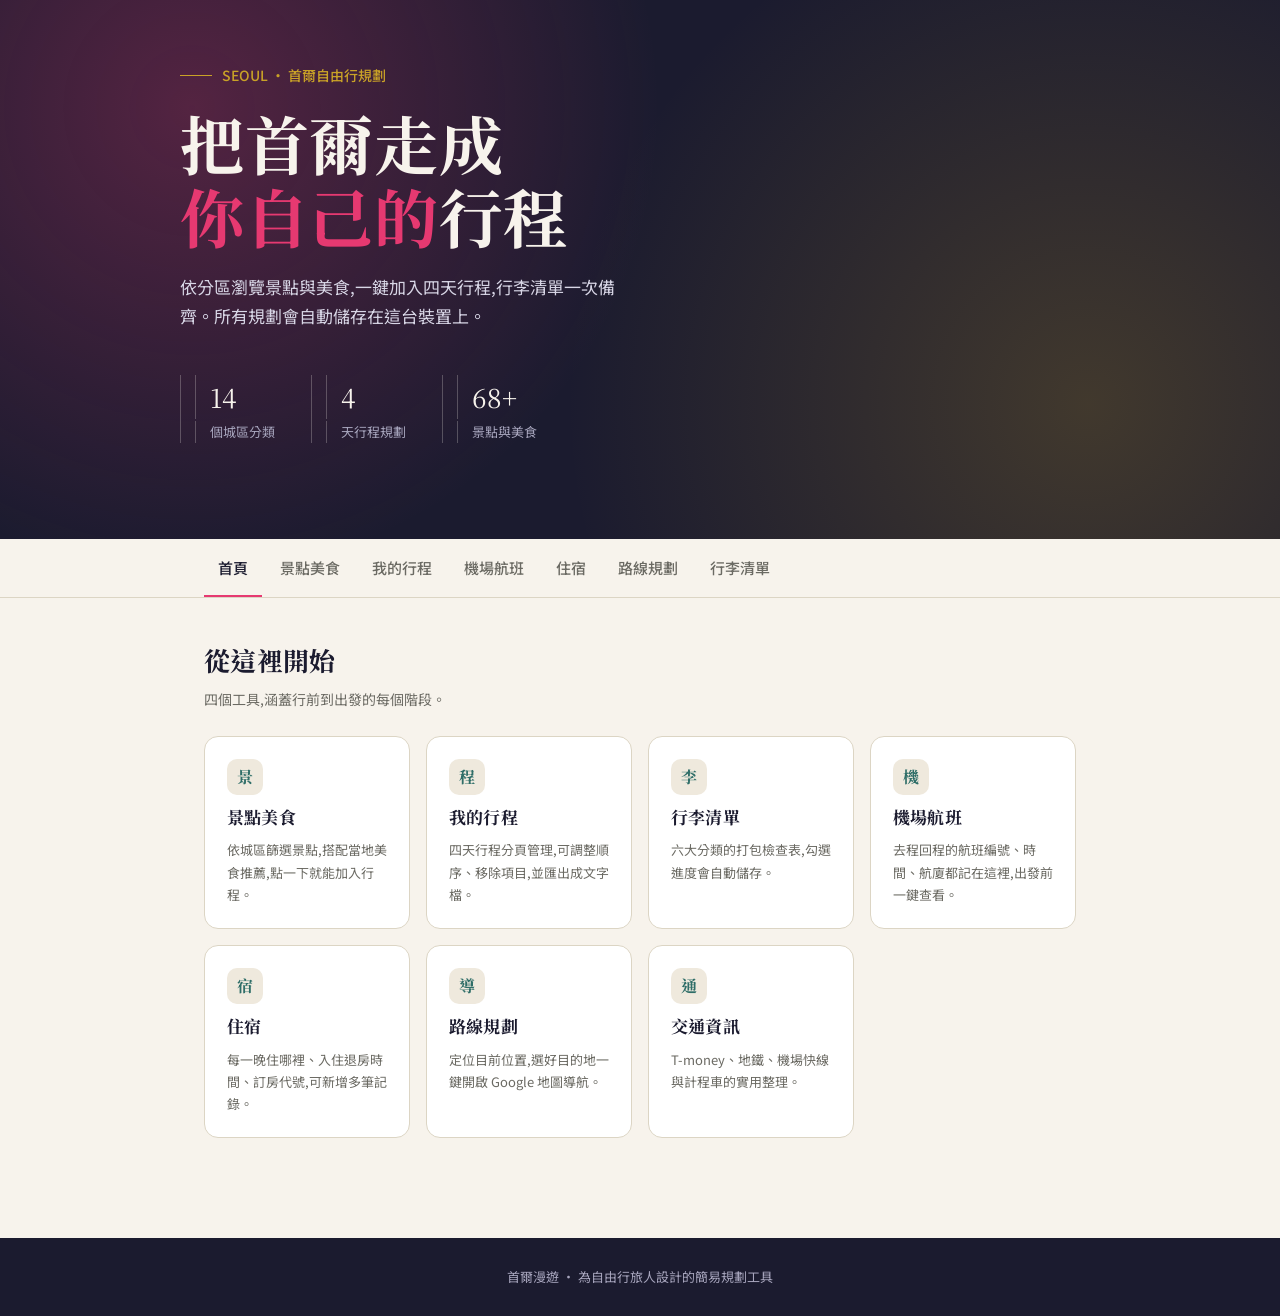
<file: index.html>
<!DOCTYPE html>
<html lang="zh-Hant">
<head>
<meta charset="UTF-8">
<meta name="viewport" content="width=device-width, initial-scale=1.0">
<title>首爾漫遊 · Seoul Wander</title>
<link rel="preconnect" href="https://fonts.googleapis.com">
<link rel="preconnect" href="https://fonts.gstatic.com" crossorigin>
<link href="https://fonts.googleapis.com/css2?family=Noto+Serif+TC:wght@500;700&family=Noto+Sans+TC:wght@400;500;700&display=swap" rel="stylesheet">
<link rel="stylesheet" href="style.css">
</head>
<body>

<header class="hero">
  <div class="hero-inner">
    <div class="hero-eyebrow"><span class="rule"></span>SEOUL · 首爾自由行規劃</div>
    <h1>把首爾走成<br><em>你自己的</em>行程</h1>
    <p class="lede">依分區瀏覽景點與美食,一鍵加入四天行程,行李清單一次備齊。所有規劃會自動儲存在這台裝置上。</p>
    <div class="hero-stats">
  <div><div class="num">14</div><div class="label">個城區分類</div></div>
  <div><div class="num">4</div><div class="label">天行程規劃</div></div>
  <div><div class="num">68+</div><div class="label">景點與美食</div></div>
  </div>
  </div>
</header>

<nav class="sitenav">
  <div class="sitenav-inner">
    <a href="index.html" class="active">首頁</a>
    <a href="destinations.html">景點美食</a>
    <a href="itineraries.html">我的行程</a>
    <a href="flights.html">機場航班</a>
    <a href="accommodation.html">住宿</a>
    <a href="navigate.html">路線規劃</a>
    <a href="packing.html">行李清單</a>
  </div>
</nav>

<main>
  <div class="section-head">
    <h2>從這裡開始</h2>
    <p>四個工具,涵蓋行前到出發的每個階段。</p>
  </div>
  <div class="quick-grid">
    <a class="quick-card" href="destinations.html">
      <div class="icon">景</div>
      <h3>景點美食</h3>
      <p>依城區篩選景點,搭配當地美食推薦,點一下就能加入行程。</p>
    </a>
    <a class="quick-card" href="itineraries.html">
      <div class="icon">程</div>
      <h3>我的行程</h3>
      <p>四天行程分頁管理,可調整順序、移除項目,並匯出成文字檔。</p>
    </a>
    <a class="quick-card" href="packing.html">
      <div class="icon">李</div>
      <h3>行李清單</h3>
      <p>六大分類的打包檢查表,勾選進度會自動儲存。</p>
    </a>
    <a class="quick-card" href="flights.html">
      <div class="icon">機</div>
      <h3>機場航班</h3>
      <p>去程回程的航班編號、時間、航廈都記在這裡,出發前一鍵查看。</p>
    </a>
    <a class="quick-card" href="accommodation.html">
      <div class="icon">宿</div>
      <h3>住宿</h3>
      <p>每一晚住哪裡、入住退房時間、訂房代號,可新增多筆記錄。</p>
    </a>
    <a class="quick-card" href="navigate.html">
      <div class="icon">導</div>
      <h3>路線規劃</h3>
      <p>定位目前位置,選好目的地一鍵開啟 Google 地圖導航。</p>
    </a>
    <a class="quick-card" href="destinations.html#transit">
      <div class="icon">通</div>
      <h3>交通資訊</h3>
      <p>T-money、地鐵、機場快線與計程車的實用整理。</p>
    </a>
  </div>
</main>

<footer>首爾漫遊 · 為自由行旅人設計的簡易規劃工具</footer>

</body>
</html>
</file>
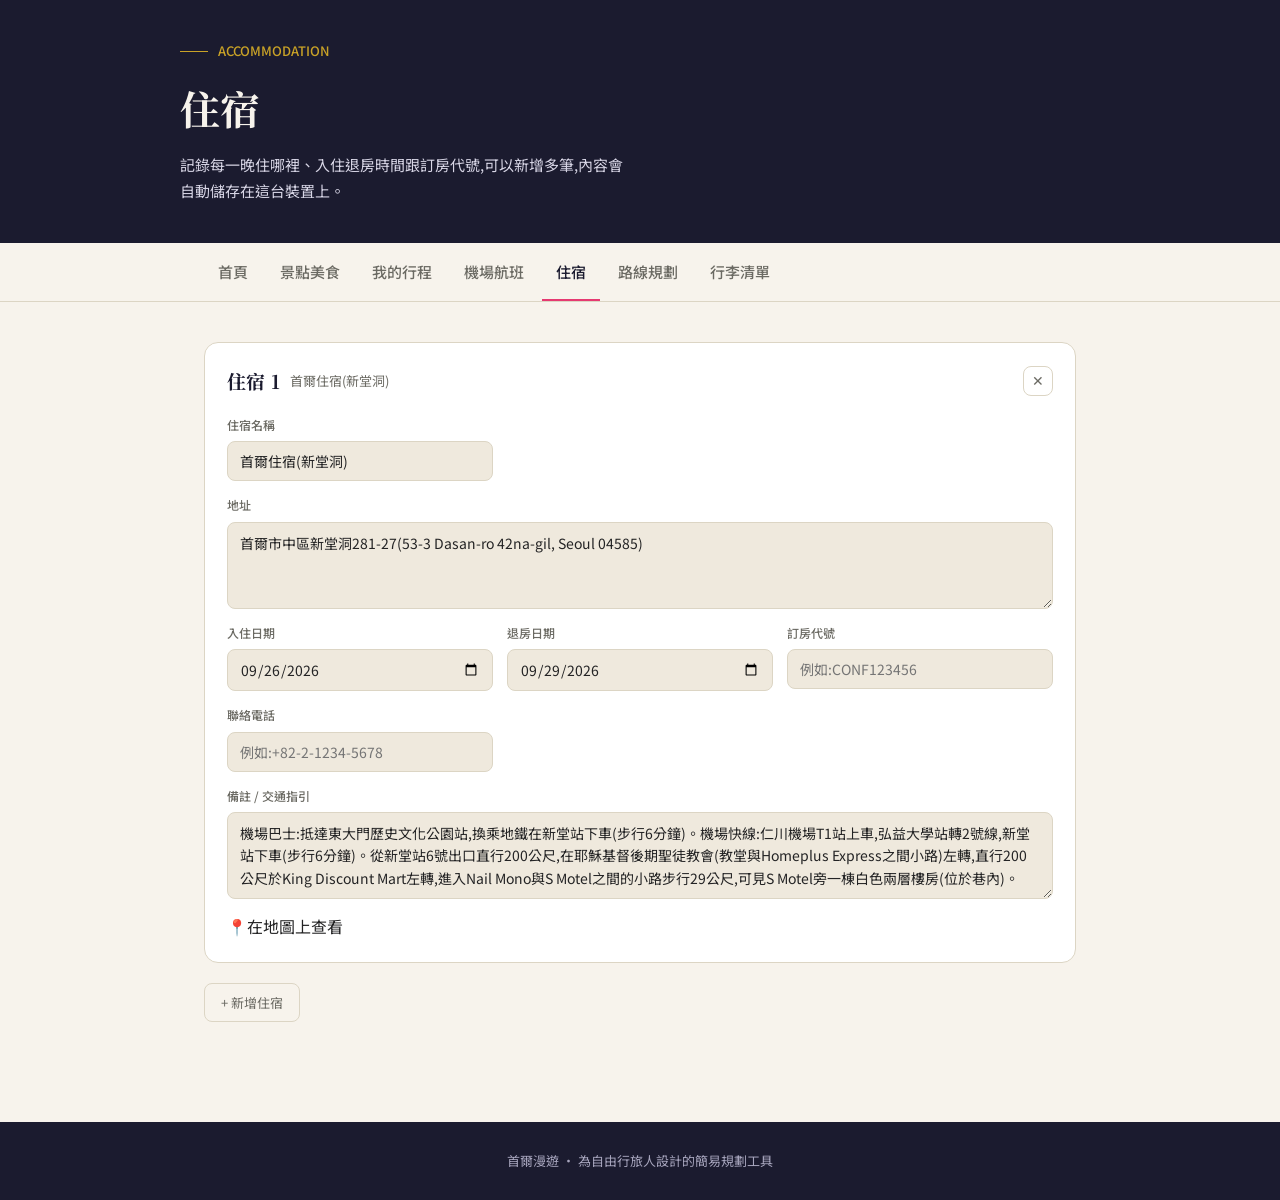
<file: accommodation.html>
<!DOCTYPE html>
<html lang="zh-Hant">
<head>
<meta charset="UTF-8">
<meta name="viewport" content="width=device-width, initial-scale=1.0">
<title>住宿 · 首爾漫遊</title>
<link rel="preconnect" href="https://fonts.googleapis.com">
<link rel="preconnect" href="https://fonts.gstatic.com" crossorigin>
<link href="https://fonts.googleapis.com/css2?family=Noto+Serif+TC:wght@500;700&family=Noto+Sans+TC:wght@400;500;700&display=swap" rel="stylesheet">
<link rel="stylesheet" href="style.css">
</head>
<body>

<header class="page-head">
  <div class="page-head-inner">
    <div class="eyebrow"><span class="rule"></span>ACCOMMODATION</div>
    <h1>住宿</h1>
    <p>記錄每一晚住哪裡、入住退房時間跟訂房代號,可以新增多筆,內容會自動儲存在這台裝置上。</p>
  </div>
</header>

<nav class="sitenav">
  <div class="sitenav-inner">
    <a href="index.html">首頁</a>
    <a href="destinations.html">景點美食</a>
    <a href="itineraries.html">我的行程</a>
    <a href="flights.html">機場航班</a>
    <a href="accommodation.html" class="active">住宿</a>
    <a href="navigate.html">路線規劃</a>
    <a href="packing.html">行李清單</a>
  </div>
</nav>

<main>
  <div id="stay-cards"></div>
  <div class="plan-toolbar" style="justify-content:flex-start;">
    <button class="ghost-btn" id="add-stay-btn">+ 新增住宿</button>
  </div>
</main>

<footer>首爾漫遊 · 為自由行旅人設計的簡易規劃工具</footer>

<script src="data.js"></script>
<script>
let stays = loadStays();

const FIELDS = [
  { key:'name', label:'住宿名稱', type:'text', placeholder:'例如:明洞XX飯店' },
  { key:'address', label:'地址', type:'textarea', wide:true, placeholder:'例如:首爾市中區退溪路XX號' },
  { key:'checkin', label:'入住日期', type:'date' },
  { key:'checkout', label:'退房日期', type:'date' },
  { key:'confirmNo', label:'訂房代號', type:'text', placeholder:'例如:CONF123456' },
  { key:'phone', label:'聯絡電話', type:'text', placeholder:'例如:+82-2-1234-5678' },
  { key:'note', label:'備註 / 交通指引', type:'textarea', wide:true, placeholder:'例如:含早餐、可寄放行李,或抵達方式指引' }
];

function fieldHTML(stayId, field, value){
  const control = field.type === 'textarea'
    ? `<textarea data-stay="${stayId}:${field.key}" placeholder="${field.placeholder || ''}" rows="3">${value || ''}</textarea>`
    : `<input type="${field.type}" data-stay="${stayId}:${field.key}" value="${value || ''}" placeholder="${field.placeholder || ''}">`;
  return `
  <label class="flight-field${field.wide ? ' flight-field-wide' : ''}">
    <span class="flight-field-label">${field.label}</span>
    ${control}
  </label>`;
}

function cardHTML(stay, index){
  const mapRow = stay.address
    ? `<a class="map-link" href="${mapLink(stay.address)}" target="_blank" rel="noopener">
         <span class="map-icon">📍</span>在地圖上查看
       </a>`
    : '';
  return `
  <div class="flight-card">
    <div class="flight-card-head">
      <h3>住宿 ${index + 1}</h3>
      <span class="flight-hint">${stay.name || '尚未命名'}</span>
      <button class="icon-btn stay-remove" data-remove-stay="${stay.id}" aria-label="移除" style="margin-left:auto;">✕</button>
    </div>
    <div class="flight-grid">
      ${FIELDS.map(f => fieldHTML(stay.id, f, stay[f.key])).join('')}
    </div>
    <div style="margin-top:14px;">${mapRow}</div>
  </div>`;
}

function render(){
  const container = document.getElementById('stay-cards');
  if(stays.length === 0){
    container.innerHTML = `<div class="empty-state">還沒有加入住宿資訊,點下方「新增住宿」開始填寫。</div>`;
  } else {
    container.innerHTML = stays.map((s, i) => cardHTML(s, i)).join('');
  }
  bindEvents();
}

function bindEvents(){
  document.querySelectorAll('[data-stay]').forEach(input =>
    input.onchange = () => {
      const [id, key] = input.dataset.stay.split(':');
      const stay = stays.find(s => s.id === id);
      if(stay){
        stay[key] = input.value;
        saveStays(stays);
        if(key === 'name' || key === 'address') render();
      }
    });

  document.querySelectorAll('[data-remove-stay]').forEach(btn =>
    btn.onclick = () => {
      stays = stays.filter(s => s.id !== btn.dataset.removeStay);
      saveStays(stays);
      render();
    });
}

document.getElementById('add-stay-btn').onclick = () => {
  stays.push(emptyStay());
  saveStays(stays);
  render();
};

render();
</script>
</body>
</html>
</file>
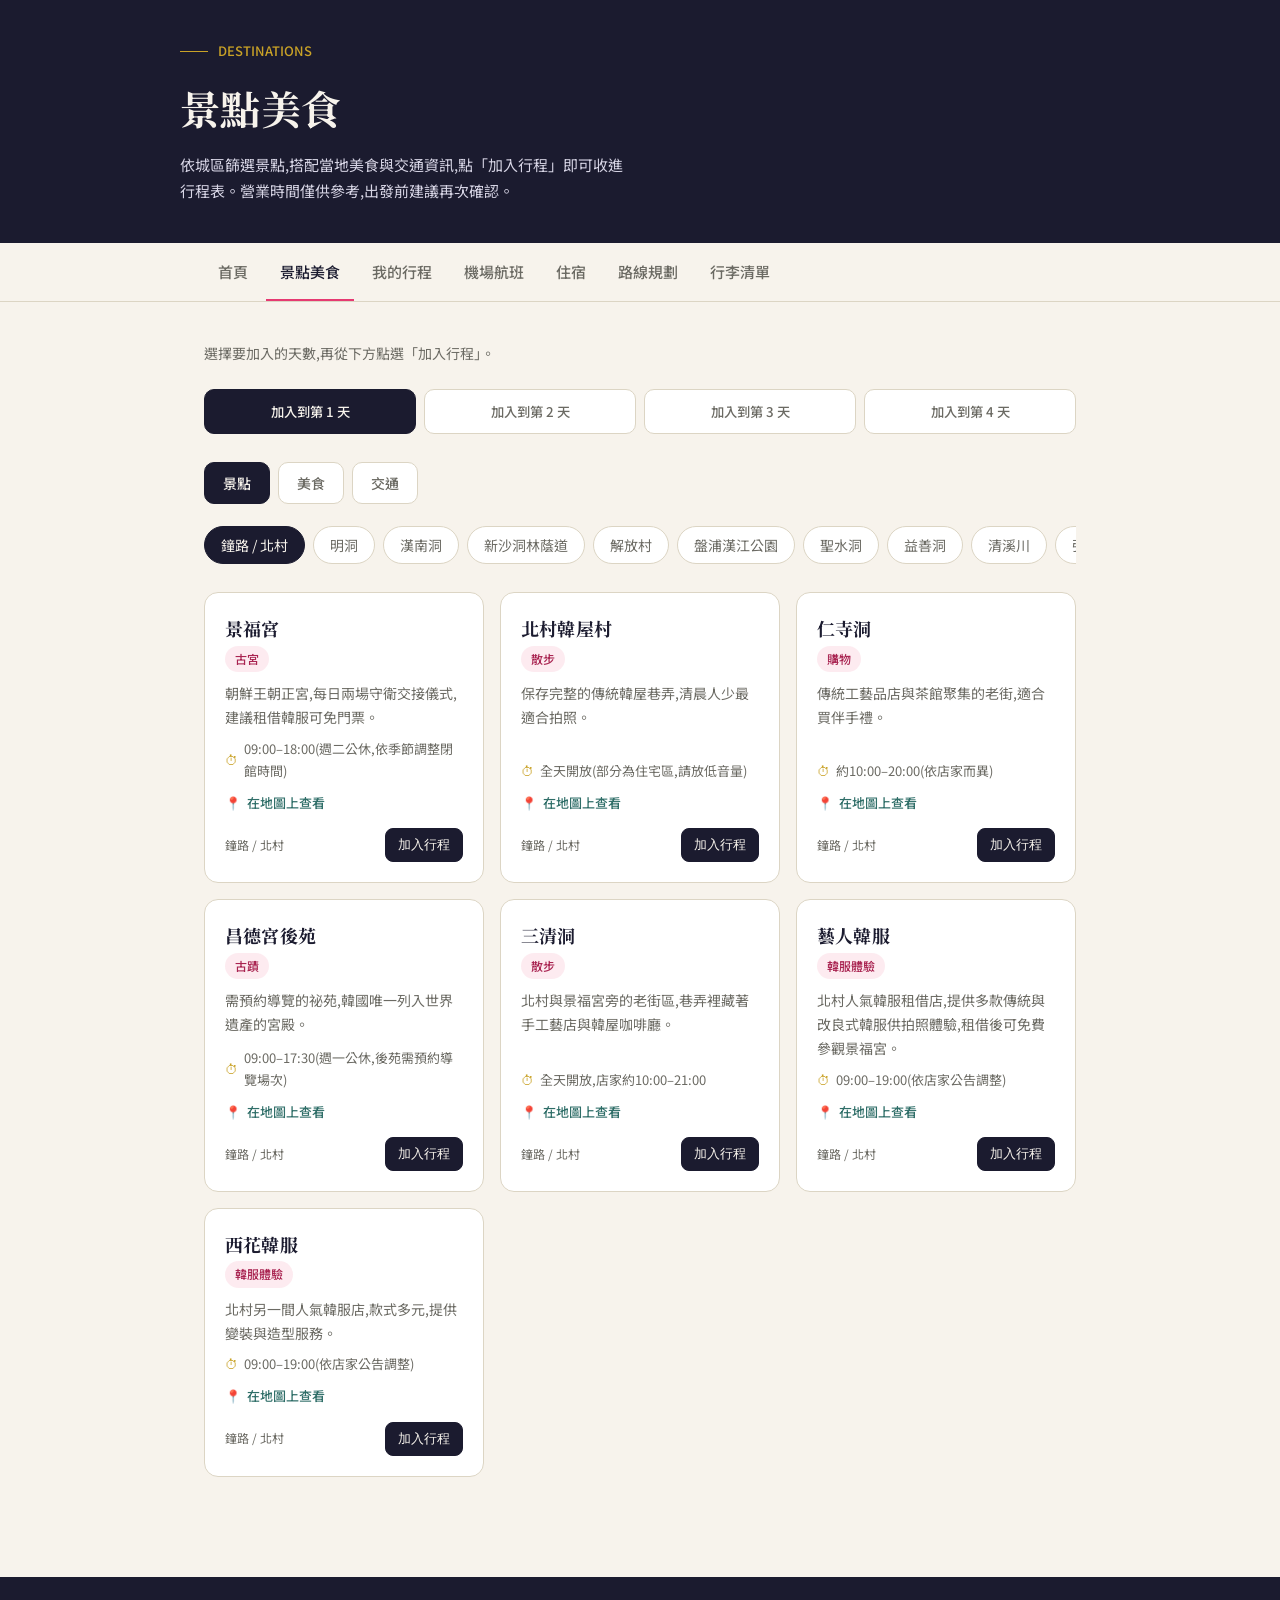
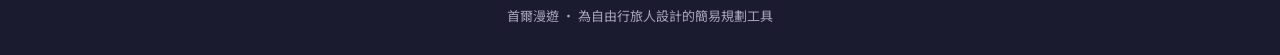
<file: destinations.html>
<!DOCTYPE html>
<html lang="zh-Hant">
<head>
<meta charset="UTF-8">
<meta name="viewport" content="width=device-width, initial-scale=1.0">
<title>景點美食 · 首爾漫遊</title>
<link rel="preconnect" href="https://fonts.googleapis.com">
<link rel="preconnect" href="https://fonts.gstatic.com" crossorigin>
<link href="https://fonts.googleapis.com/css2?family=Noto+Serif+TC:wght@500;700&family=Noto+Sans+TC:wght@400;500;700&display=swap" rel="stylesheet">
<link rel="stylesheet" href="style.css">
</head>
<body>

<header class="page-head">
  <div class="page-head-inner">
    <div class="eyebrow"><span class="rule"></span>DESTINATIONS</div>
    <h1>景點美食</h1>
    <p>依城區篩選景點,搭配當地美食與交通資訊,點「加入行程」即可收進行程表。營業時間僅供參考,出發前建議再次確認。</p>
  </div>
</header>

<nav class="sitenav">
  <div class="sitenav-inner">
    <a href="index.html">首頁</a>
    <a href="destinations.html" class="active">景點美食</a>
    <a href="itineraries.html">我的行程</a>
    <a href="flights.html">機場航班</a>
    <a href="accommodation.html">住宿</a>
    <a href="navigate.html">路線規劃</a>
    <a href="packing.html">行李清單</a>
  </div>
</nav>

<main>
  <!-- 加入到哪一天 -->
  <div class="section-head">
    <p style="margin-top:0;">選擇要加入的天數,再從下方點選「加入行程」。</p>
  </div>
  <div class="day-tabs" id="day-picker" style="margin-bottom:28px;"></div>

  <div class="subtabs" id="subtabs"></div>

  <section class="subpanel" id="subpanel-spots">
    <div class="chip-row" id="area-chips"></div>
    <div class="grid" id="spots-grid"></div>
  </section>

  <section class="subpanel" id="subpanel-food">
    <div class="grid" id="food-grid"></div>
  </section>

  <section class="subpanel" id="subpanel-transit">
    <div class="transit-list" id="transit-list"></div>
  </section>
</main>

<footer>首爾漫遊 · 為自由行旅人設計的簡易規劃工具</footer>

<script src="data.js"></script>
<script>
let currentSubtab = location.hash === '#transit' ? 'transit' : 'spots';
let currentArea = AREAS[0].id;
let plan = loadPlan();
let selectedDay = loadSelectedDay();

const SUBTABS = [
  { id:'spots', label:'景點' },
  { id:'food', label:'美食' },
  { id:'transit', label:'交通' }
];

function renderDayPicker(){
  document.getElementById('day-picker').innerHTML = Array.from({length: DAY_COUNT}, (_, i) => i + 1).map(d =>
    `<button class="day-tab ${selectedDay===d?'active':''}" data-day="${d}">加入到第 ${d} 天</button>`
  ).join('');
}

function renderSubtabs(){
  document.getElementById('subtabs').innerHTML = SUBTABS.map(t =>
    `<button class="subtab-btn ${currentSubtab===t.id?'active':''}" data-subtab="${t.id}">${t.label}</button>`
  ).join('');
  document.querySelectorAll('.subpanel').forEach(p => p.classList.remove('active'));
  document.getElementById('subpanel-' + currentSubtab).classList.add('active');
}

function cardHTML(item, areaName){
  const planned = isPlanned(plan, item.n);
  const hoursRow = item.hours
    ? `<p class="hours"><span class="hours-icon">⏱</span>${item.hours}</p>`
    : '';
  const mapRow = item.mapQuery
    ? `<a class="map-link" href="${mapLink(item.mapQuery)}" target="_blank" rel="noopener">
         <span class="map-icon">📍</span>在地圖上查看
       </a>`
    : '';
  const siteRow = item.site
    ? `<a class="map-link" href="${item.site}" target="_blank" rel="noopener">
         <span class="map-icon">🔗</span>官方網站
       </a>`
    : '';
  return `
  <div class="card">
    <div class="card-top">
      <div>
        <h3>${item.n}</h3>
        <span class="tag">${item.tag}</span>
      </div>
    </div>
    <p class="desc">${item.d}</p>
    ${hoursRow}
    ${mapRow}
    ${siteRow}
    <div class="card-foot">
      <span class="area-label">${areaName || ''}</span>
      <button class="add-btn ${planned?'added':''}" data-add="${item.n}">
        ${planned ? '已加入' : '加入行程'}
      </button>
    </div>
  </div>`;
}

function renderSpots(){
  const chips = document.getElementById('area-chips');
  chips.innerHTML = AREAS.map(a =>
    `<button class="chip ${currentArea===a.id?'active':''}" data-area="${a.id}">${a.name}</button>`
  ).join('');
  const area = AREAS.find(a => a.id === currentArea);
  document.getElementById('spots-grid').innerHTML =
    area.spots.map(s => cardHTML(s, area.name)).join('');
}

function renderFood(){
  document.getElementById('food-grid').innerHTML =
    FOOD.map(f => cardHTML(f, '美食')).join('');
}

function renderTransit(){
  document.getElementById('transit-list').innerHTML = TRANSIT.map(t => `
    <div class="transit-item">
      <div class="transit-icon">${t.icon}</div>
      <div>
        <h3>${t.n}</h3>
        <p>${t.d}</p>
      </div>
    </div>`).join('');
}

function renderAll(){
  renderDayPicker();
  renderSubtabs();
  renderSpots();
  renderFood();
  renderTransit();
  bindEvents();
}

function bindEvents(){
  document.querySelectorAll('[data-day]').forEach(btn =>
    btn.onclick = () => { selectedDay = parseInt(btn.dataset.day, 10); saveSelectedDay(selectedDay); renderDayPicker(); bindEvents(); });

  document.querySelectorAll('[data-subtab]').forEach(btn =>
    btn.onclick = () => { currentSubtab = btn.dataset.subtab; renderSubtabs(); bindEvents(); });

  document.querySelectorAll('[data-area]').forEach(btn =>
    btn.onclick = () => { currentArea = btn.dataset.area; renderSpots(); bindEvents(); });

  document.querySelectorAll('[data-add]').forEach(btn =>
    btn.onclick = () => {
      const name = btn.dataset.add;
      if(isPlanned(plan, name)) return;
      plan[selectedDay].push({ name, start:'', end:'' });
      savePlan(plan);
      renderSpots();
      renderFood();
      bindEvents();
    });
}

renderAll();
</script>
</body>
</html>
</file>
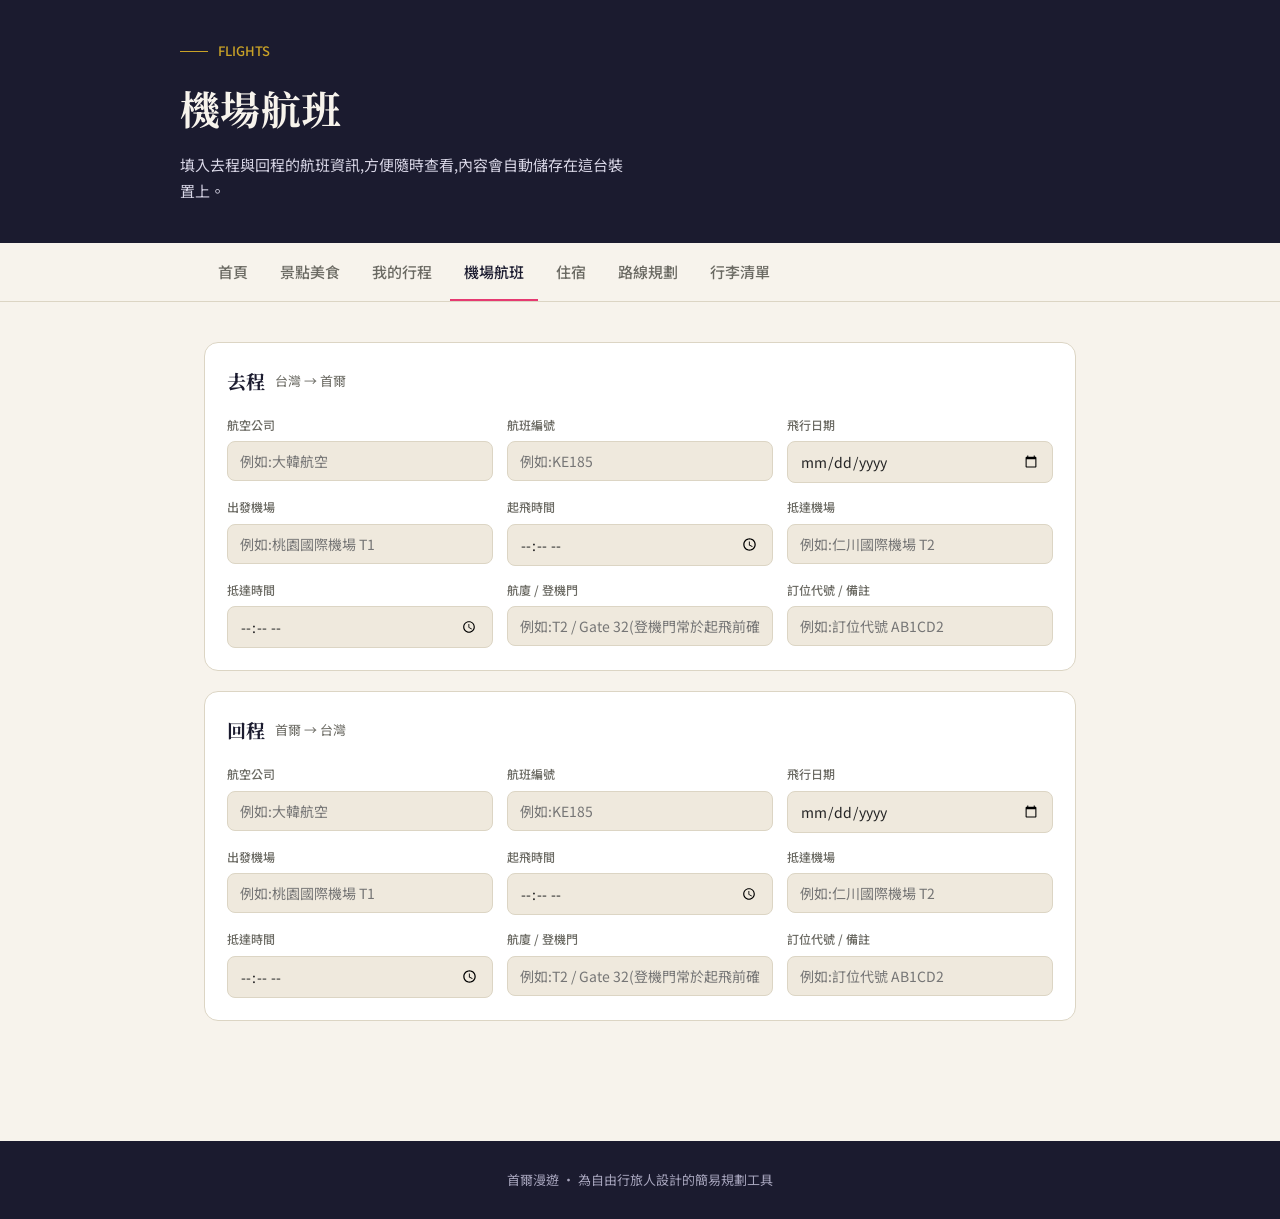
<file: flights.html>
<!DOCTYPE html>
<html lang="zh-Hant">
<head>
<meta charset="UTF-8">
<meta name="viewport" content="width=device-width, initial-scale=1.0">
<title>機場航班 · 首爾漫遊</title>
<link rel="preconnect" href="https://fonts.googleapis.com">
<link rel="preconnect" href="https://fonts.gstatic.com" crossorigin>
<link href="https://fonts.googleapis.com/css2?family=Noto+Serif+TC:wght@500;700&family=Noto+Sans+TC:wght@400;500;700&display=swap" rel="stylesheet">
<link rel="stylesheet" href="style.css">
</head>
<body>

<header class="page-head">
  <div class="page-head-inner">
    <div class="eyebrow"><span class="rule"></span>FLIGHTS</div>
    <h1>機場航班</h1>
    <p>填入去程與回程的航班資訊,方便隨時查看,內容會自動儲存在這台裝置上。</p>
  </div>
</header>

<nav class="sitenav">
  <div class="sitenav-inner">
    <a href="index.html">首頁</a>
    <a href="destinations.html">景點美食</a>
    <a href="itineraries.html">我的行程</a>
    <a href="flights.html" class="active">機場航班</a>
    <a href="accommodation.html">住宿</a>
    <a href="navigate.html">路線規劃</a>
    <a href="packing.html">行李清單</a>
  </div>
</nav>

<main>
  <div id="flight-cards"></div>
</main>

<footer>首爾漫遊 · 為自由行旅人設計的簡易規劃工具</footer>

<script src="data.js"></script>
<script>
let flights = loadFlights();

const LEGS = [
  { key:'outbound', label:'去程', hint:'台灣 → 首爾' },
  { key:'inbound', label:'回程', hint:'首爾 → 台灣' }
];

const FIELDS = [
  { key:'airline', label:'航空公司', type:'text', placeholder:'例如:大韓航空' },
  { key:'flightNo', label:'航班編號', type:'text', placeholder:'例如:KE185' },
  { key:'date', label:'飛行日期', type:'date' },
  { key:'depAirport', label:'出發機場', type:'text', placeholder:'例如:桃園國際機場 T1' },
  { key:'depTime', label:'起飛時間', type:'time' },
  { key:'arrAirport', label:'抵達機場', type:'text', placeholder:'例如:仁川國際機場 T2' },
  { key:'arrTime', label:'抵達時間', type:'time' },
  { key:'terminal', label:'航廈 / 登機門', type:'text', placeholder:'例如:T2 / Gate 32(登機門常於起飛前確認)' },
  { key:'note', label:'訂位代號 / 備註', type:'text', placeholder:'例如:訂位代號 AB1CD2' }
];

function fieldHTML(leg, field, value){
  return `
  <label class="flight-field">
    <span class="flight-field-label">${field.label}</span>
    <input type="${field.type}" data-flight="${leg}:${field.key}" value="${value || ''}" placeholder="${field.placeholder || ''}">
  </label>`;
}

function cardHTML(leg){
  const data = flights[leg.key] || emptyFlight();
  return `
  <div class="flight-card">
    <div class="flight-card-head">
      <h3>${leg.label}</h3>
      <span class="flight-hint">${leg.hint}</span>
    </div>
    <div class="flight-grid">
      ${FIELDS.map(f => fieldHTML(leg.key, f, data[f.key])).join('')}
    </div>
  </div>`;
}

function render(){
  document.getElementById('flight-cards').innerHTML =
    LEGS.map(leg => cardHTML(leg)).join('');
  bindEvents();
}

function bindEvents(){
  document.querySelectorAll('[data-flight]').forEach(input =>
    input.onchange = () => {
      const [leg, key] = input.dataset.flight.split(':');
      if(!flights[leg]) flights[leg] = emptyFlight();
      flights[leg][key] = input.value;
      saveFlights(flights);
    });
}

render();
</script>
</body>
</html>
</file>
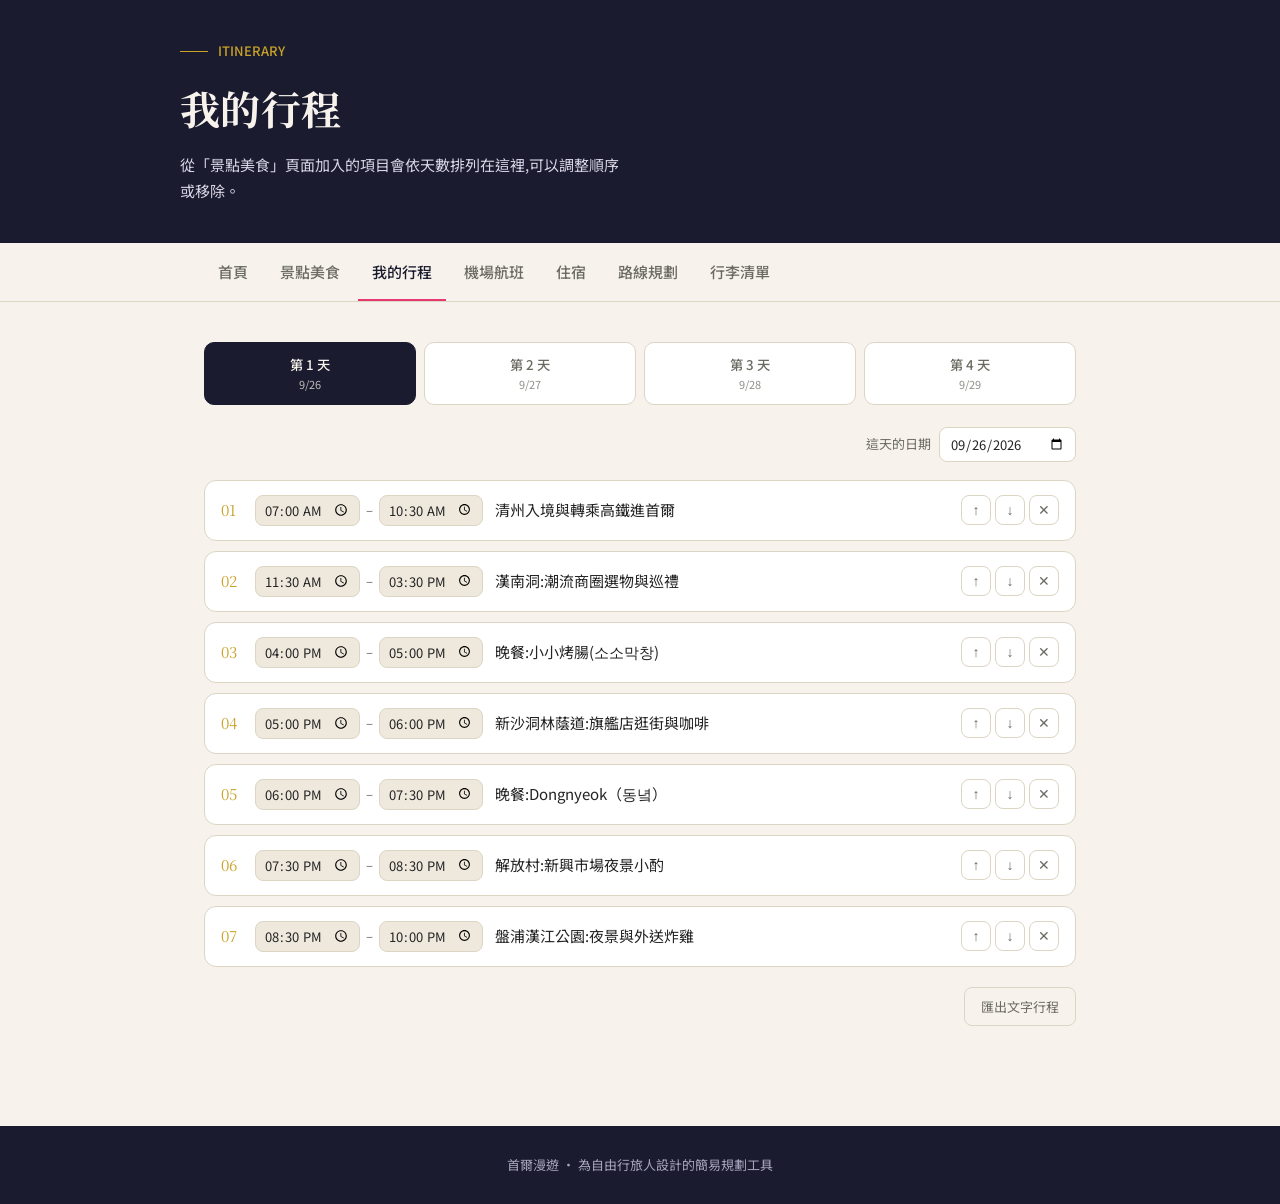
<file: itineraries.html>
<!DOCTYPE html>
<html lang="zh-Hant">
<head>
<meta charset="UTF-8">
<meta name="viewport" content="width=device-width, initial-scale=1.0">
<title>我的行程 · 首爾漫遊</title>
<link rel="preconnect" href="https://fonts.googleapis.com">
<link rel="preconnect" href="https://fonts.gstatic.com" crossorigin>
<link href="https://fonts.googleapis.com/css2?family=Noto+Serif+TC:wght@500;700&family=Noto+Sans+TC:wght@400;500;700&display=swap" rel="stylesheet">
<link rel="stylesheet" href="style.css">
</head>
<body>

<header class="page-head">
  <div class="page-head-inner">
    <div class="eyebrow"><span class="rule"></span>ITINERARY</div>
    <h1>我的行程</h1>
    <p>從「景點美食」頁面加入的項目會依天數排列在這裡,可以調整順序或移除。</p>
  </div>
</header>

<nav class="sitenav">
  <div class="sitenav-inner">
    <a href="index.html">首頁</a>
    <a href="destinations.html">景點美食</a>
    <a href="itineraries.html" class="active">我的行程</a>
    <a href="flights.html">機場航班</a>
    <a href="accommodation.html">住宿</a>
    <a href="navigate.html">路線規劃</a>
    <a href="packing.html">行李清單</a>
  </div>
</nav>

<main>
  <div class="day-tabs" id="day-tabs"></div>
  <div class="day-date-row">
    <label class="day-date-label">
      <span>這天的日期</span>
      <input type="date" id="day-date-input">
    </label>
  </div>
  <div class="plan-list" id="plan-list"></div>
  <div class="plan-toolbar">
    <button class="ghost-btn" id="export-btn">匯出文字行程</button>
  </div>
</main>

<footer>首爾漫遊 · 為自由行旅人設計的簡易規劃工具</footer>

<script src="data.js"></script>
<script>
let plan = loadPlan();
let currentDay = loadSelectedDay();
let tripDates = loadTripDates();

function formatShortDate(dateStr){
  if(!dateStr) return '';
  const [y, m, d] = dateStr.split('-');
  return `${parseInt(m,10)}/${parseInt(d,10)}`;
}

function renderDayTabs(){
  document.getElementById('day-tabs').innerHTML = Array.from({length: DAY_COUNT}, (_, i) => i + 1).map(d => {
    const short = formatShortDate(tripDates[d]);
    return `<button class="day-tab ${currentDay===d?'active':''}" data-day="${d}">第 ${d} 天${short ? `<span class="day-tab-date">${short}</span>` : ''}</button>`;
  }).join('');
  document.getElementById('day-date-input').value = tripDates[currentDay] || '';
}

function normalizeItem(item){
  return typeof item === 'string' ? { name:item, start:'', end:'' } : item;
}

function renderPlan(){
  const list = plan[currentDay];
  const container = document.getElementById('plan-list');
  if(list.length === 0){
    container.innerHTML = `<div class="empty-state">這天還沒有安排,前往「景點美食」頁面點選加入行程。</div>`;
    return;
  }
  container.innerHTML = list.map((raw, i) => {
    const item = normalizeItem(raw);
    return `
    <div class="plan-item">
      <span class="plan-index">${String(i+1).padStart(2,'0')}</span>
      <div class="plan-main">
        <div class="plan-time">
          <input type="time" data-time="${i}:start" value="${item.start || ''}">
          <span class="plan-time-sep">–</span>
          <input type="time" data-time="${i}:end" value="${item.end || ''}">
        </div>
        <span class="plan-name">${item.name}</span>
      </div>
      <div class="plan-actions">
        <button class="icon-btn" data-move="${i}:-1" aria-label="上移">↑</button>
        <button class="icon-btn" data-move="${i}:1" aria-label="下移">↓</button>
        <button class="icon-btn" data-remove="${i}" aria-label="移除">✕</button>
      </div>
    </div>`;
  }).join('');
}

function renderAll(){
  renderDayTabs();
  renderPlan();
  bindEvents();
}

function bindEvents(){
  document.querySelectorAll('[data-day]').forEach(btn =>
    btn.onclick = () => { currentDay = parseInt(btn.dataset.day, 10); saveSelectedDay(currentDay); renderDayTabs(); renderPlan(); bindEvents(); });

  document.querySelectorAll('[data-remove]').forEach(btn =>
    btn.onclick = () => {
      plan[currentDay].splice(parseInt(btn.dataset.remove, 10), 1);
      savePlan(plan);
      renderPlan();
      bindEvents();
    });

  document.querySelectorAll('[data-move]').forEach(btn =>
    btn.onclick = () => {
      const [idx, dir] = btn.dataset.move.split(':').map(Number);
      const list = plan[currentDay];
      const target = idx + dir;
      if(target < 0 || target >= list.length) return;
      [list[idx], list[target]] = [list[target], list[idx]];
      savePlan(plan);
      renderPlan();
      bindEvents();
    });

  document.querySelectorAll('[data-time]').forEach(input =>
    input.onchange = () => {
      const [idxStr, field] = input.dataset.time.split(':');
      const idx = parseInt(idxStr, 10);
      plan[currentDay][idx] = normalizeItem(plan[currentDay][idx]);
      plan[currentDay][idx][field] = input.value;
      savePlan(plan);
    });

  document.getElementById('day-date-input').onchange = (e) => {
    tripDates[currentDay] = e.target.value;
    saveTripDates(tripDates);
    renderDayTabs();
    bindEvents();
  };
}

document.getElementById('export-btn').onclick = () => {
  let text = '首爾行程規劃\n\n';
  Array.from({length: DAY_COUNT}, (_, i) => i + 1).forEach(d => {
    const dateLabel = tripDates[d] ? `(${tripDates[d]})` : '';
    text += `第 ${d} 天 ${dateLabel}\n`;
    if(plan[d].length === 0){
      text += '(尚未安排)\n';
    } else {
      plan[d].forEach((raw, i) => {
        const item = normalizeItem(raw);
        const time = (item.start || item.end) ? ` (${item.start || '?'}–${item.end || '?'})` : '';
        text += `${i+1}. ${item.name}${time}\n`;
      });
    }
    text += '\n';
  });
  const blob = new Blob([text], { type: 'text/plain;charset=utf-8' });
  const url = URL.createObjectURL(blob);
  const a = document.createElement('a');
  a.href = url;
  a.download = '首爾行程.txt';
  a.click();
  URL.revokeObjectURL(url);
};

renderAll();
</script>
</body>
</html>
</file>
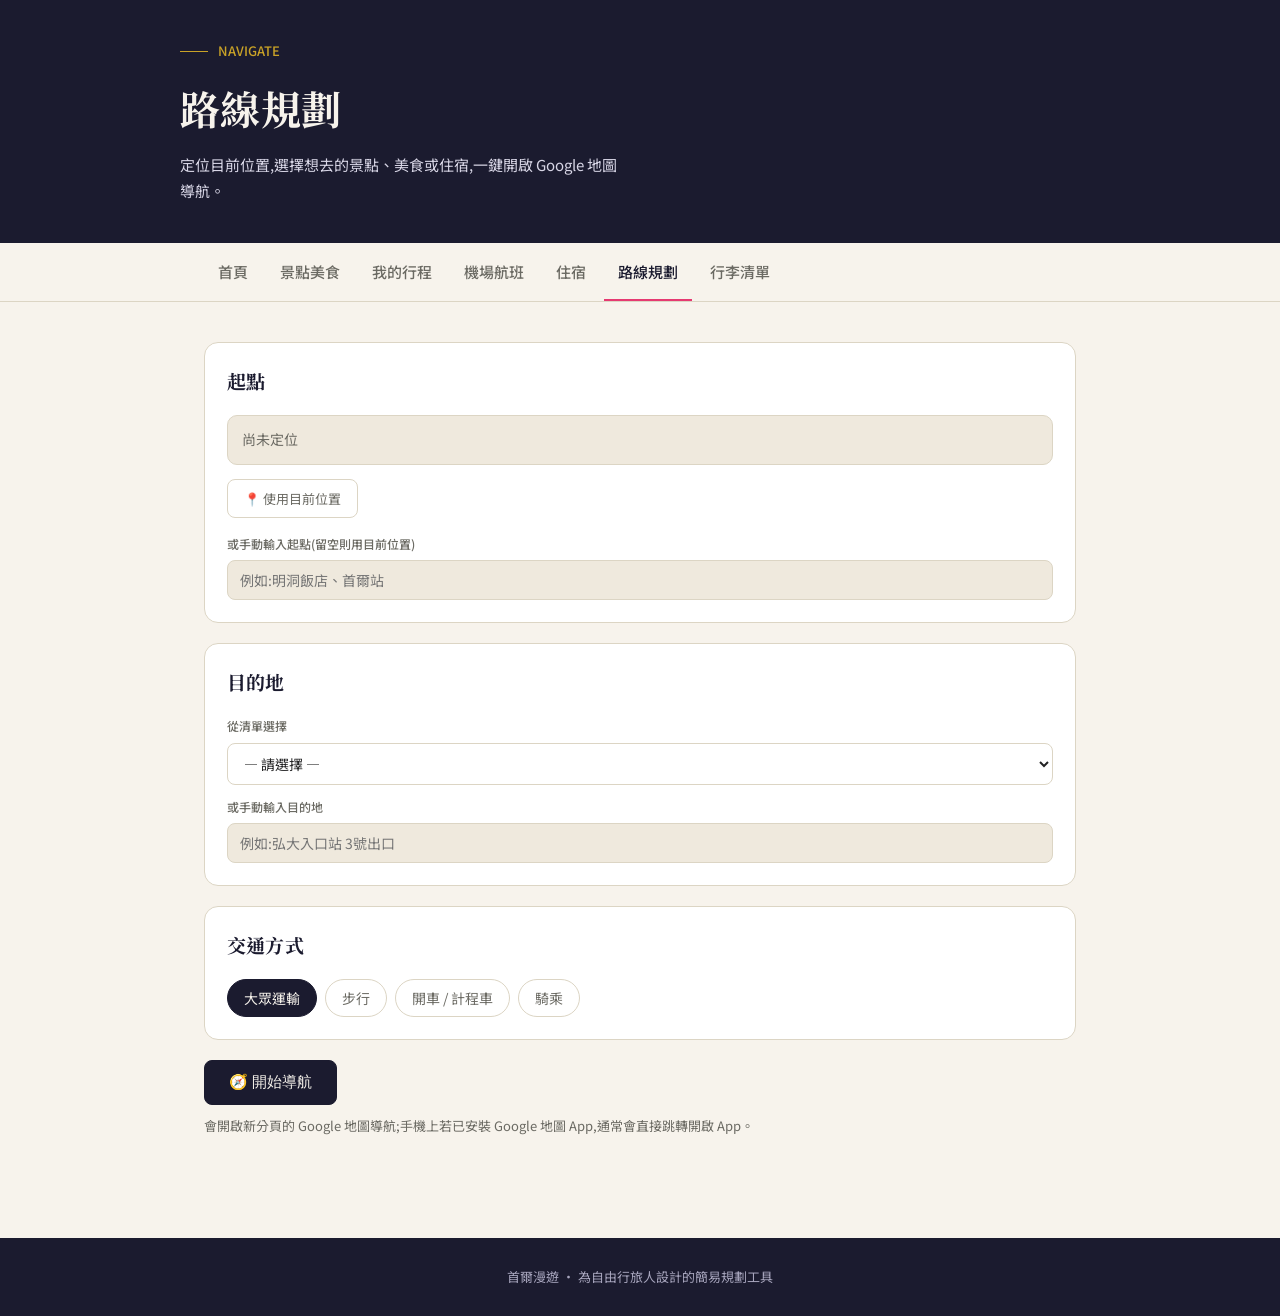
<file: navigate.html>
<!DOCTYPE html>
<html lang="zh-Hant">
<head>
<meta charset="UTF-8">
<meta name="viewport" content="width=device-width, initial-scale=1.0">
<title>路線規劃 · 首爾漫遊</title>
<link rel="preconnect" href="https://fonts.googleapis.com">
<link rel="preconnect" href="https://fonts.gstatic.com" crossorigin>
<link href="https://fonts.googleapis.com/css2?family=Noto+Serif+TC:wght@500;700&family=Noto+Sans+TC:wght@400;500;700&display=swap" rel="stylesheet">
<link rel="stylesheet" href="style.css">
</head>
<body>

<header class="page-head">
  <div class="page-head-inner">
    <div class="eyebrow"><span class="rule"></span>NAVIGATE</div>
    <h1>路線規劃</h1>
    <p>定位目前位置,選擇想去的景點、美食或住宿,一鍵開啟 Google 地圖導航。</p>
  </div>
</header>

<nav class="sitenav">
  <div class="sitenav-inner">
    <a href="index.html">首頁</a>
    <a href="destinations.html">景點美食</a>
    <a href="itineraries.html">我的行程</a>
    <a href="flights.html">機場航班</a>
    <a href="accommodation.html">住宿</a>
    <a href="navigate.html" class="active">路線規劃</a>
    <a href="packing.html">行李清單</a>
  </div>
</nav>

<main>
  <div class="flight-card">
    <div class="flight-card-head">
      <h3>起點</h3>
    </div>
    <div id="location-status" class="location-status">尚未定位</div>
    <div class="plan-toolbar" style="justify-content:flex-start; margin-top:14px;">
      <button class="ghost-btn" id="locate-btn">📍 使用目前位置</button>
    </div>
    <label class="flight-field flight-field-wide" style="margin-top:16px;">
      <span class="flight-field-label">或手動輸入起點(留空則用目前位置)</span>
      <input type="text" id="origin-input" placeholder="例如:明洞飯店、首爾站">
    </label>
  </div>

  <div class="flight-card">
    <div class="flight-card-head">
      <h3>目的地</h3>
    </div>
    <label class="flight-field flight-field-wide">
      <span class="flight-field-label">從清單選擇</span>
      <select id="destination-select"></select>
    </label>
    <label class="flight-field flight-field-wide" style="margin-top:12px;">
      <span class="flight-field-label">或手動輸入目的地</span>
      <input type="text" id="destination-input" placeholder="例如:弘大入口站 3號出口">
    </label>
  </div>

  <div class="flight-card">
    <div class="flight-card-head">
      <h3>交通方式</h3>
    </div>
    <div class="mode-row" id="mode-row"></div>
  </div>

  <div class="plan-toolbar" style="justify-content:flex-start;">
    <button class="add-btn" id="go-btn" style="font-size:15px; padding:12px 24px;">🧭 開始導航</button>
  </div>
  <p class="nav-hint">會開啟新分頁的 Google 地圖導航;手機上若已安裝 Google 地圖 App,通常會直接跳轉開啟 App。</p>
</main>

<footer>首爾漫遊 · 為自由行旅人設計的簡易規劃工具</footer>

<script src="data.js"></script>
<script>
let coords = null; // { lat, lng }
let mode = 'transit';

const MODES = [
  { id:'transit', label:'大眾運輸' },
  { id:'walking', label:'步行' },
  { id:'driving', label:'開車 / 計程車' },
  { id:'bicycling', label:'騎乘' }
];

function buildDestinationOptions(){
  const select = document.getElementById('destination-select');
  let html = '<option value="">— 請選擇 —</option>';

  AREAS.forEach(area => {
    html += `<optgroup label="${area.name}">`;
    area.spots.forEach(s => {
      const q = s.mapQuery || s.n;
      html += `<option value="${q}">${s.n}</option>`;
    });
    html += `</optgroup>`;
  });

  html += `<optgroup label="美食">`;
  FOOD.forEach(f => {
    const q = f.mapQuery || f.n;
    html += `<option value="${q}">${f.n}</option>`;
  });
  html += `</optgroup>`;

  const stays = loadStays();
  if(stays.length > 0){
    html += `<optgroup label="我的住宿">`;
    stays.forEach(s => {
      if(s.address){
        html += `<option value="${s.address}">${s.name || '住宿'}</option>`;
      }
    });
    html += `</optgroup>`;
  }

  select.innerHTML = html;
}

function renderModes(){
  document.getElementById('mode-row').innerHTML = MODES.map(m =>
    `<button class="chip mode-btn ${mode===m.id?'active':''}" data-mode="${m.id}">${m.label}</button>`
  ).join('');
  document.querySelectorAll('[data-mode]').forEach(btn =>
    btn.onclick = () => { mode = btn.dataset.mode; renderModes(); });
}

document.getElementById('locate-btn').onclick = () => {
  const statusEl = document.getElementById('location-status');
  if(!('geolocation' in navigator)){
    statusEl.textContent = '這個瀏覽器不支援定位功能,請改用下方手動輸入起點。';
    statusEl.className = 'location-status error';
    return;
  }
  statusEl.textContent = '定位中…';
  statusEl.className = 'location-status loading';
  navigator.geolocation.getCurrentPosition(
    (pos) => {
      coords = { lat: pos.coords.latitude, lng: pos.coords.longitude };
      statusEl.textContent = `已定位:${coords.lat.toFixed(5)}, ${coords.lng.toFixed(5)}`;
      statusEl.className = 'location-status success';
    },
    (err) => {
      coords = null;
      statusEl.textContent = '無法取得目前位置(可能拒絕了定位權限),請改用下方手動輸入起點。';
      statusEl.className = 'location-status error';
    },
    { enableHighAccuracy: true, timeout: 10000 }
  );
};

document.getElementById('go-btn').onclick = () => {
  const originInput = document.getElementById('origin-input').value.trim();
  const destSelect = document.getElementById('destination-select').value;
  const destInput = document.getElementById('destination-input').value.trim();

  const destination = destInput || destSelect;
  if(!destination){
    alert('請先選擇或輸入目的地');
    return;
  }

  const params = new URLSearchParams();
  params.set('api', '1');
  params.set('destination', destination);
  params.set('travelmode', mode);

  if(originInput){
    params.set('origin', originInput);
  } else if(coords){
    params.set('origin', `${coords.lat},${coords.lng}`);
  }
  // If neither origin input nor coords available, omit origin —
  // Google Maps will default to the device's current location.

  const url = 'https://www.google.com/maps/dir/?' + params.toString();
  window.open(url, '_blank', 'noopener');
};

buildDestinationOptions();
renderModes();
</script>
</body>
</html>
</file>
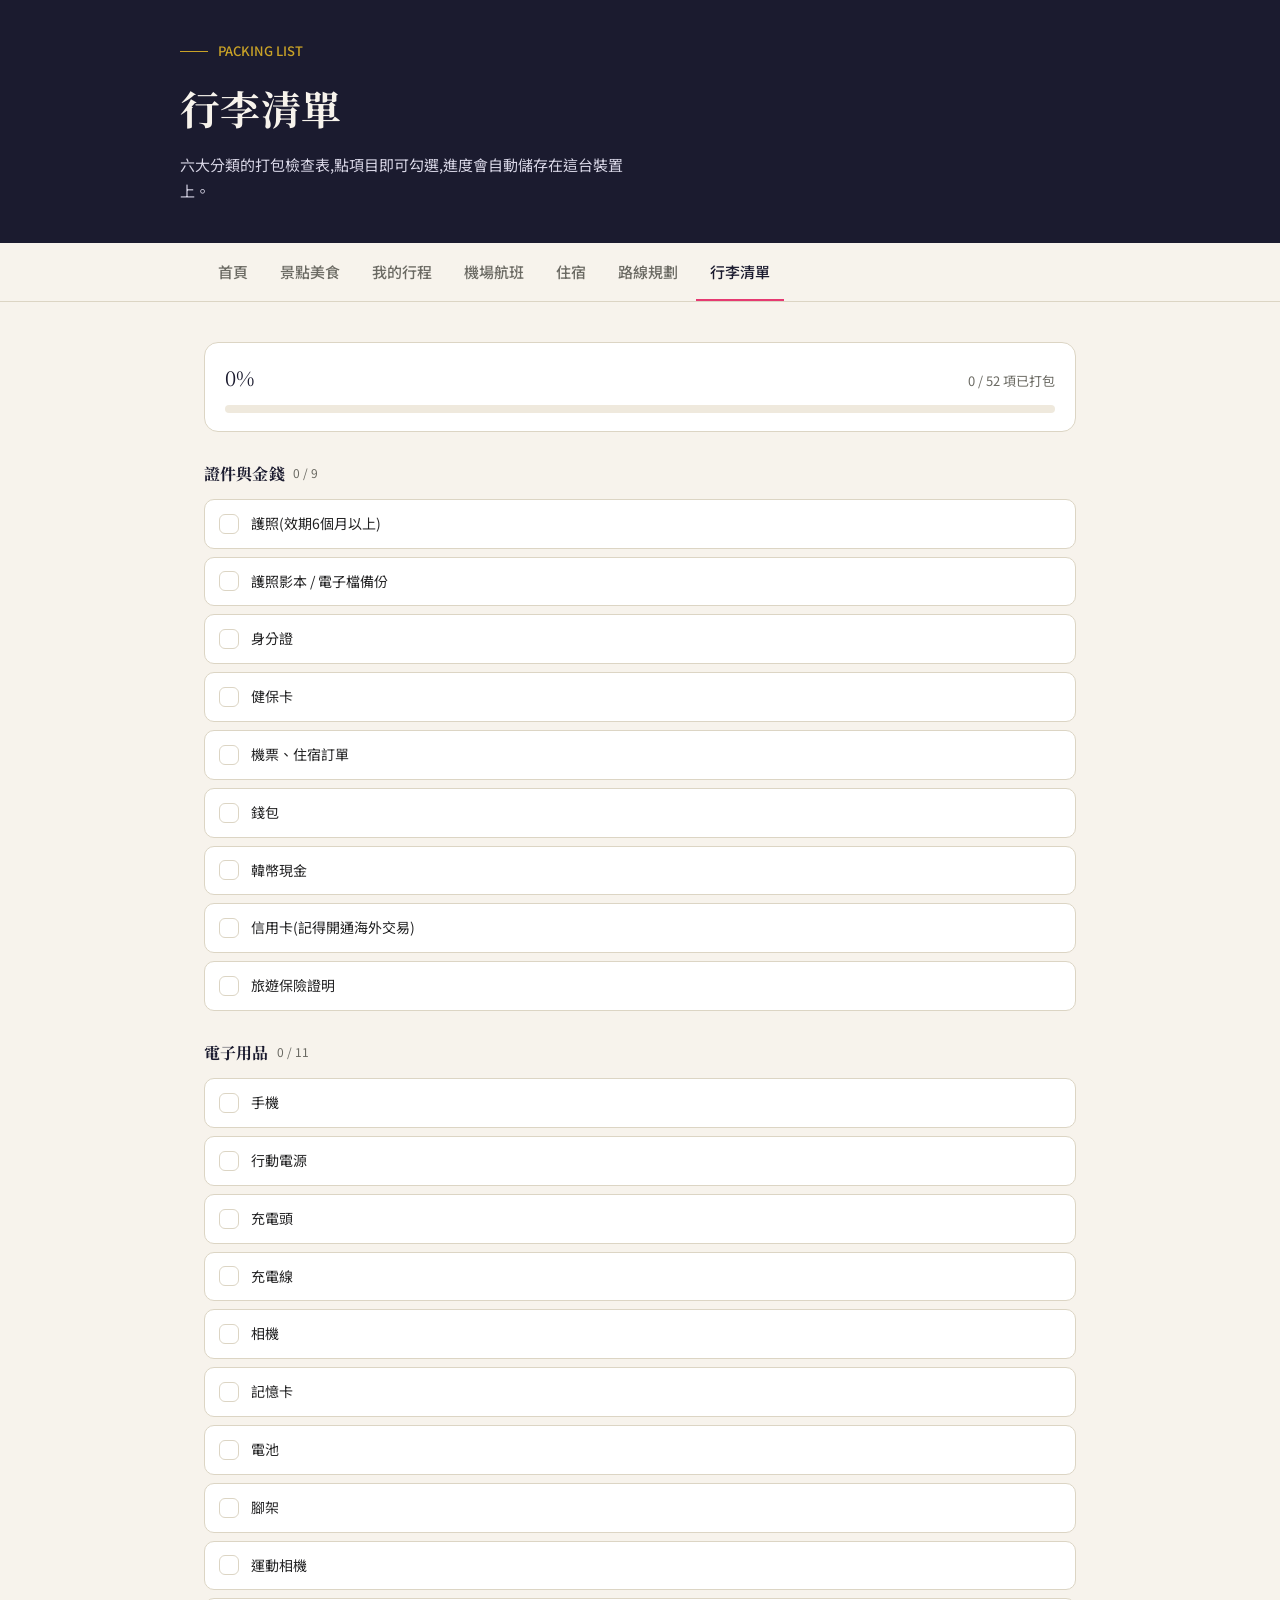
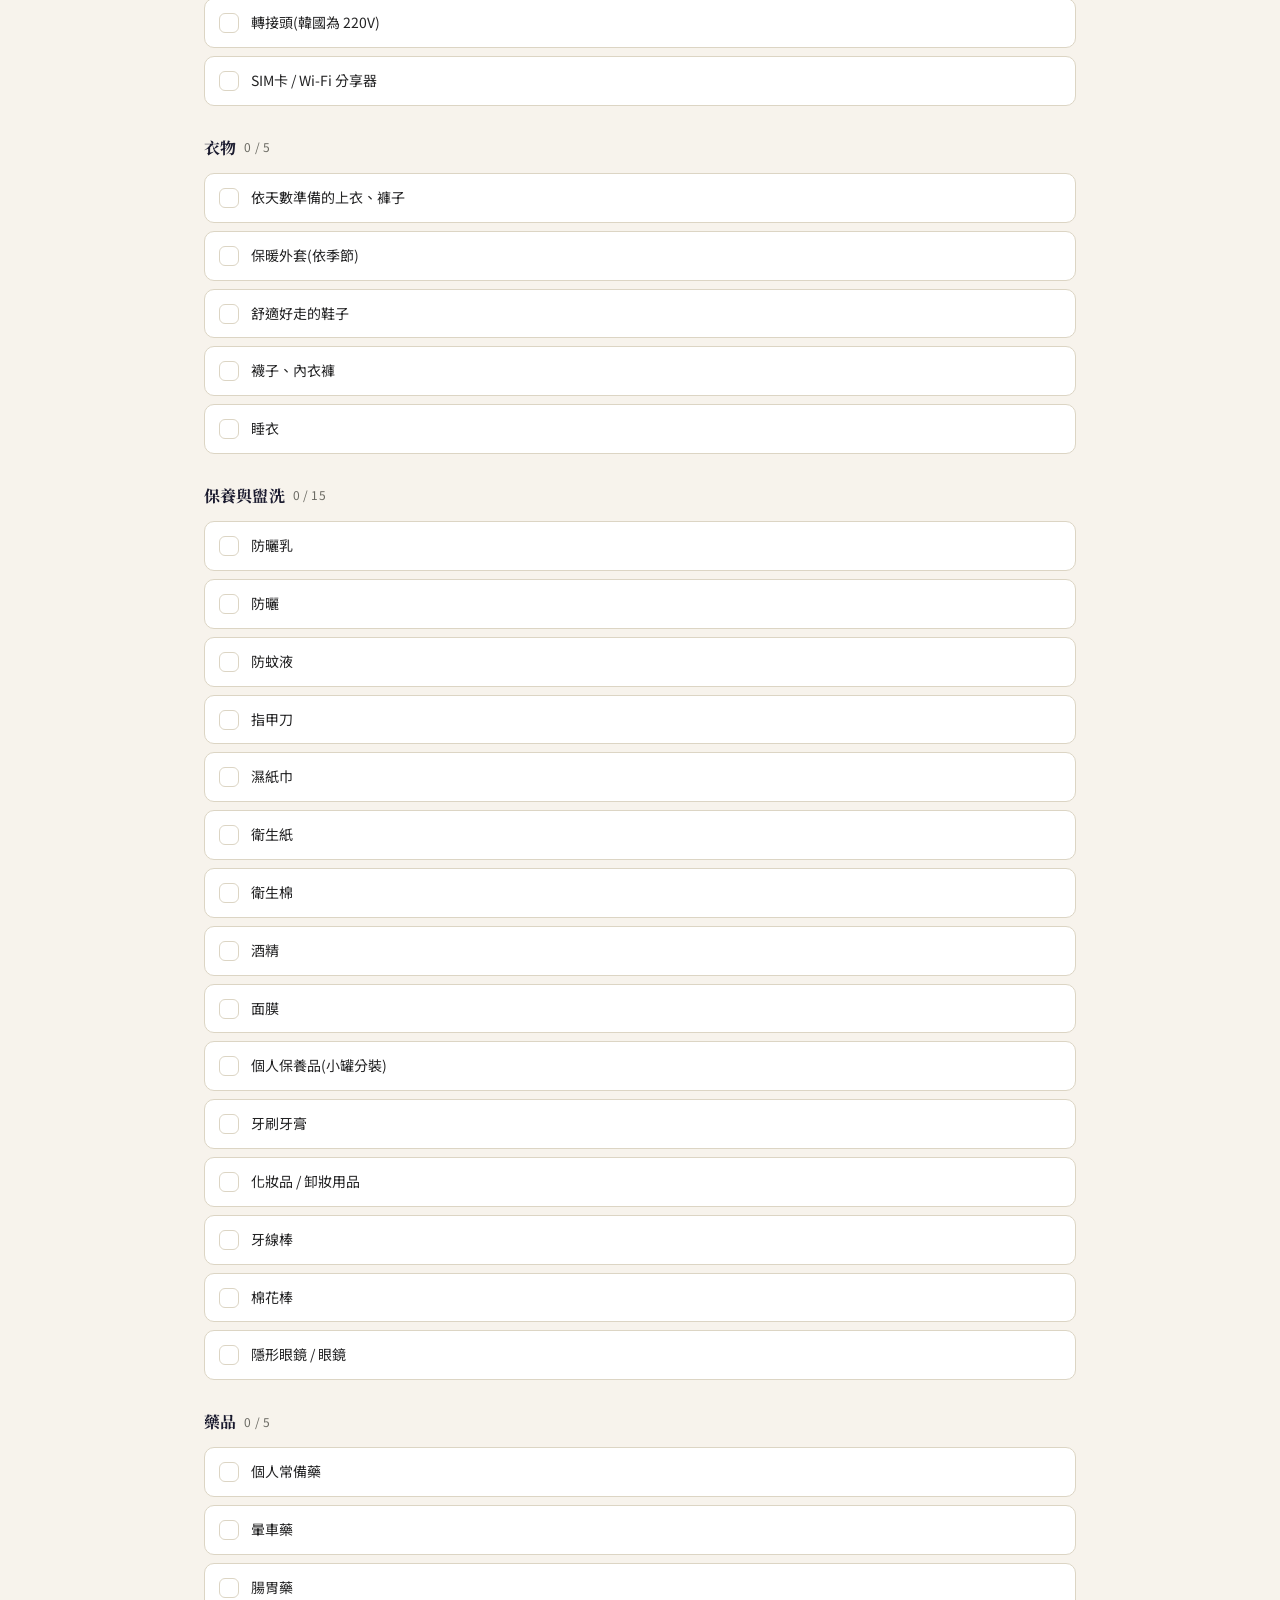
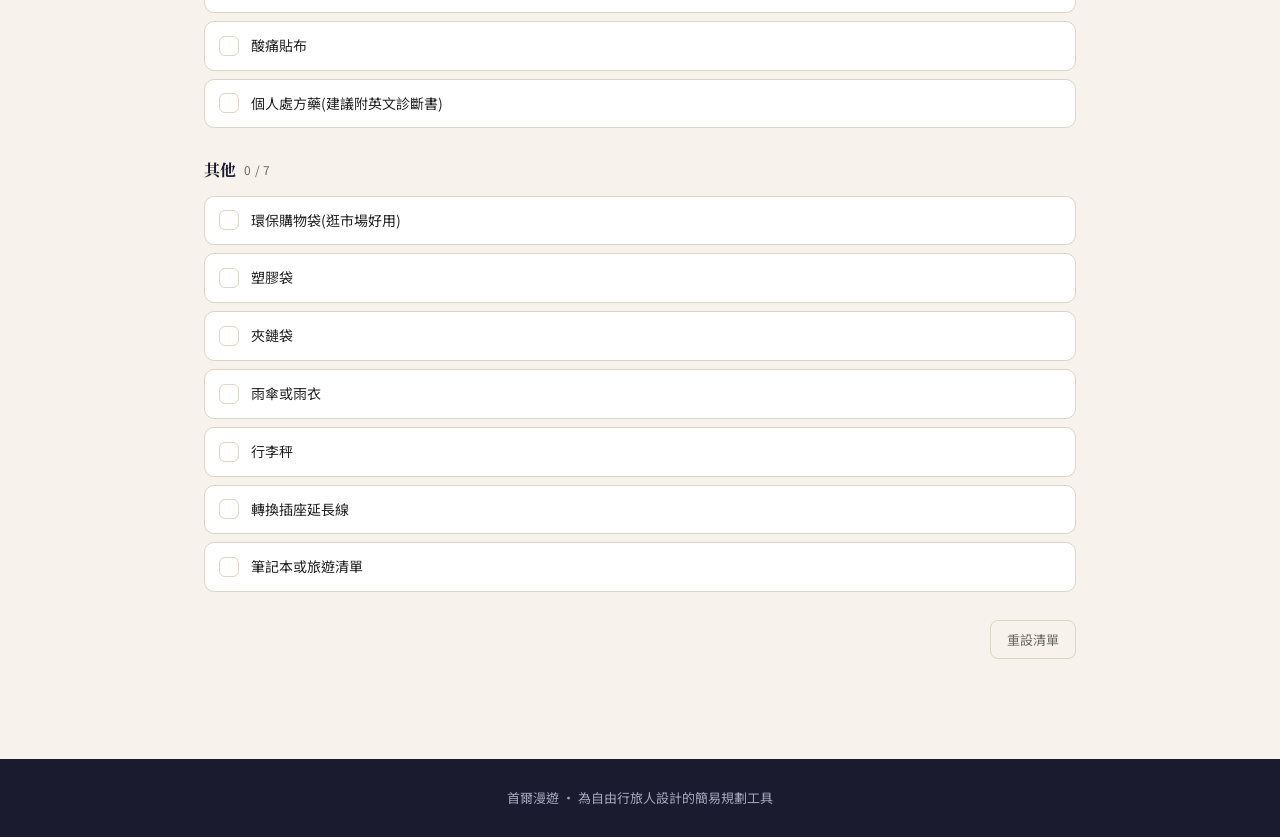
<file: packing.html>
<!DOCTYPE html>
<html lang="zh-Hant">
<head>
<meta charset="UTF-8">
<meta name="viewport" content="width=device-width, initial-scale=1.0">
<title>行李清單 · 首爾漫遊</title>
<link rel="preconnect" href="https://fonts.googleapis.com">
<link rel="preconnect" href="https://fonts.gstatic.com" crossorigin>
<link href="https://fonts.googleapis.com/css2?family=Noto+Serif+TC:wght@500;700&family=Noto+Sans+TC:wght@400;500;700&display=swap" rel="stylesheet">
<link rel="stylesheet" href="style.css">
</head>
<body>

<header class="page-head">
  <div class="page-head-inner">
    <div class="eyebrow"><span class="rule"></span>PACKING LIST</div>
    <h1>行李清單</h1>
    <p>六大分類的打包檢查表,點項目即可勾選,進度會自動儲存在這台裝置上。</p>
  </div>
</header>

<nav class="sitenav">
  <div class="sitenav-inner">
    <a href="index.html">首頁</a>
    <a href="destinations.html">景點美食</a>
    <a href="itineraries.html">我的行程</a>
    <a href="flights.html">機場航班</a>
    <a href="accommodation.html">住宿</a>
    <a href="navigate.html">路線規劃</a>
    <a href="packing.html" class="active">行李清單</a>
  </div>
</nav>

<main>
  <div class="progress-wrap">
    <div class="progress-top">
      <span class="pct" id="progress-pct">0%</span>
      <span class="label" id="progress-label">0 / 0 項已打包</span>
    </div>
    <div class="progress-track"><div class="progress-fill" id="progress-fill" style="width:0%"></div></div>
  </div>

  <div id="pack-categories"></div>

  <div class="plan-toolbar">
    <button class="ghost-btn" id="reset-btn">重設清單</button>
  </div>
</main>

<footer>首爾漫遊 · 為自由行旅人設計的簡易規劃工具</footer>

<script src="data.js"></script>
<script>
let packed = loadPacked();

function itemKey(category, item){ return category + '::' + item; }

function updateProgress(){
  const total = PACKING.reduce((sum, c) => sum + c.items.length, 0);
  const done = Object.values(packed).filter(Boolean).length;
  const pct = total === 0 ? 0 : Math.round((done / total) * 100);
  document.getElementById('progress-pct').textContent = pct + '%';
  document.getElementById('progress-label').textContent = `${done} / ${total} 項已打包`;
  document.getElementById('progress-fill').style.width = pct + '%';
}

function render(){
  document.getElementById('pack-categories').innerHTML = PACKING.map(cat => {
    const doneCount = cat.items.filter(it => packed[itemKey(cat.category, it)]).length;
    return `
    <div class="pack-category">
      <h3>${cat.category} <span class="count">${doneCount} / ${cat.items.length}</span></h3>
      <div class="pack-items">
        ${cat.items.map(it => {
          const key = itemKey(cat.category, it);
          const checked = !!packed[key];
          return `<div class="pack-item ${checked?'checked':''}" data-key="${key}">
            <span class="box">${checked ? '✓' : ''}</span>
            <span class="text">${it}</span>
          </div>`;
        }).join('')}
      </div>
    </div>`;
  }).join('');
  updateProgress();
  bindEvents();
}

function bindEvents(){
  document.querySelectorAll('[data-key]').forEach(el =>
    el.onclick = () => {
      const key = el.dataset.key;
      packed[key] = !packed[key];
      savePacked(packed);
      render();
    });
}

document.getElementById('reset-btn').onclick = () => {
  packed = {};
  savePacked(packed);
  render();
};

render();
</script>
</body>
</html>
</file>
<file: style.css>
:root{
  --ink:#1b1b2f;
  --ink-soft:#2c2c47;
  --paper:#f7f3ec;
  --paper-dim:#efe9dd;
  --magenta:#e63971;
  --magenta-dark:#a92451;
  --gold:#c9a227;
  --teal:#2f6e68;
  --line:#dcd5c4;
  --text-main:#232324;
  --text-sub:#6b6a63;
  --radius:14px;
  --shadow:0 10px 30px rgba(27,27,47,0.08);
}
*{box-sizing:border-box; margin:0; padding:0;}
body{
  font-family:'Noto Sans TC', sans-serif;
  background:var(--paper);
  color:var(--text-main);
  line-height:1.7;
  -webkit-font-smoothing:antialiased;
}
h1,h2,h3{font-family:'Noto Serif TC', serif; font-weight:700; letter-spacing:0.01em;}
a{color:inherit; text-decoration:none;}
img{max-width:100%; display:block;}

/* ---------- Page header (small, non-hero pages) ---------- */
.page-head{
  background:var(--ink); color:var(--paper);
  padding:40px 24px;
}
.page-head-inner{max-width:920px; margin:0 auto;}
.page-head .eyebrow{
  font-size:13px; color:var(--gold); font-weight:500;
  display:flex; align-items:center; gap:10px; margin-bottom:12px;
}
.page-head .eyebrow .rule{width:28px; height:1px; background:var(--gold);}
.page-head h1{font-size:clamp(28px, 5vw, 40px);}
.page-head p{margin-top:10px; color:#d8d6e6; font-size:15px; max-width:56ch;}

/* ---------- Hero (index only) ---------- */
.hero{
  position:relative;
  background:var(--ink);
  color:var(--paper);
  padding:64px 24px 96px;
  overflow:hidden;
}
.hero::before{
  content:"";
  position:absolute; inset:0;
  background-image:
    radial-gradient(circle at 15% 20%, rgba(230,57,113,0.28), transparent 40%),
    radial-gradient(circle at 85% 75%, rgba(201,162,39,0.22), transparent 45%);
  pointer-events:none;
}
.hero-inner{max-width:920px; margin:0 auto; position:relative;}
.hero-eyebrow{
  font-size:14px; color:var(--gold); font-weight:500;
  display:flex; align-items:center; gap:10px; margin-bottom:18px;
}
.hero-eyebrow .rule{width:32px; height:1px; background:var(--gold);}
.hero h1{
  font-size:clamp(36px, 6vw, 64px);
  line-height:1.15;
  max-width:14ch;
}
.hero h1 em{font-style:normal; color:var(--magenta);}
.hero p.lede{margin-top:20px; max-width:52ch; color:#d8d6e6; font-size:17px;}
.hero-stats{display:flex; gap:36px; margin-top:44px; flex-wrap:wrap;}
.hero-stats div{border-left:1px solid rgba(247,243,236,0.25); padding-left:14px;}
.hero-stats .num{font-family:'Noto Serif TC', serif; font-size:26px; color:var(--paper);}
.hero-stats .label{font-size:13px; color:#a7a5bd; margin-top:2px;}

/* ---------- Top nav (site-wide, all pages) ---------- */
.sitenav{
  position:sticky; top:0; z-index:20;
  background:var(--paper);
  border-bottom:1px solid var(--line);
}
.sitenav-inner{
  max-width:920px; margin:0 auto;
  display:flex; gap:4px; overflow-x:auto;
  padding:0 24px;
}
.sitenav a{
  font-family:'Noto Sans TC', sans-serif; font-size:15px; font-weight:500;
  color:var(--text-sub);
  padding:16px 14px 14px;
  white-space:nowrap;
  border-bottom:2px solid transparent;
  transition:color .15s ease, border-color .15s ease;
  display:inline-block;
}
.sitenav a:hover{color:var(--text-main);}
.sitenav a.active{color:var(--ink); border-color:var(--magenta);}

main{max-width:920px; margin:0 auto; padding:40px 24px 100px;}

.section-head{margin-bottom:24px;}
.section-head h2{font-size:26px; color:var(--ink);}
.section-head p{color:var(--text-sub); font-size:14px; margin-top:6px;}

/* ---------- Quick link cards (index page) ---------- */
.quick-grid{display:grid; grid-template-columns:repeat(auto-fit, minmax(200px, 1fr)); gap:16px; margin-top:8px;}
.quick-card{
  background:#fff; border:1px solid var(--line); border-radius:var(--radius);
  padding:22px; display:flex; flex-direction:column; gap:8px;
  transition:box-shadow .2s ease, transform .2s ease;
}
.quick-card:hover{box-shadow:var(--shadow); transform:translateY(-2px);}
.quick-card .icon{
  width:36px; height:36px; border-radius:10px; background:var(--paper-dim);
  display:flex; align-items:center; justify-content:center;
  font-family:'Noto Serif TC', serif; font-weight:700; color:var(--teal);
}
.quick-card h3{font-size:17px; color:var(--ink);}
.quick-card p{font-size:13px; color:var(--text-sub);}

/* ---------- Area filter chips ---------- */
.chip-row{display:flex; gap:8px; overflow-x:auto; padding-bottom:6px; margin-bottom:22px;}
.chip{
  appearance:none; cursor:pointer; white-space:nowrap;
  border:1px solid var(--line); background:#fff;
  border-radius:999px; padding:8px 16px; font-size:14px;
  color:var(--text-sub); font-family:'Noto Sans TC', sans-serif;
  transition:all .15s ease;
}
.chip.active{background:var(--ink); color:var(--paper); border-color:var(--ink);}

/* ---------- Cards ---------- */
.grid{display:grid; grid-template-columns:repeat(auto-fill, minmax(260px, 1fr)); gap:16px;}
.card{
  background:#fff; border:1px solid var(--line); border-radius:var(--radius);
  padding:20px; display:flex; flex-direction:column; gap:10px;
  transition:box-shadow .2s ease, transform .2s ease;
}
.card:hover{box-shadow:var(--shadow); transform:translateY(-2px);}
.card-top{display:flex; justify-content:space-between; align-items:flex-start; gap:10px;}
.card h3{font-size:18px; color:var(--ink);}
.tag{
  font-size:12px; font-weight:500; color:var(--magenta-dark);
  background:rgba(230,57,113,0.1); padding:3px 10px; border-radius:999px;
  display:inline-block; width:fit-content;
}
.card p.desc{font-size:14px; color:var(--text-sub); flex:1;}
.card p.hours{
  font-size:13px; color:var(--text-sub);
  display:flex; align-items:center; gap:6px; margin-top:-2px;
}
.card p.hours .hours-icon{color:var(--gold); font-size:13px;}
.card a.map-link{
  font-size:13px; color:var(--teal); font-weight:500;
  display:inline-flex; align-items:center; gap:6px; width:fit-content;
}
.card a.map-link:hover{text-decoration:underline;}
.card a.map-link .map-icon{font-size:13px;}
.card-foot{display:flex; justify-content:space-between; align-items:center; margin-top:4px;}
.area-label{font-size:12px; color:var(--text-sub);}
.add-btn{
  appearance:none; cursor:pointer; border:1px solid var(--ink);
  background:var(--ink); color:var(--paper);
  font-size:13px; font-weight:500; border-radius:8px;
  padding:7px 12px; display:flex; align-items:center; gap:6px;
  transition:background .15s ease;
}
.add-btn:hover{background:var(--magenta-dark); border-color:var(--magenta-dark);}
.add-btn.added{background:var(--teal); border-color:var(--teal);}

/* ---------- Sub-tabs (destinations: 景點/美食/交通) ---------- */
.subtabs{display:flex; gap:8px; margin-bottom:22px; flex-wrap:wrap;}
.subtab-btn{
  appearance:none; cursor:pointer; border:1px solid var(--line);
  background:#fff; border-radius:10px; padding:10px 18px;
  font-family:'Noto Sans TC', sans-serif; font-weight:500; font-size:14px; color:var(--text-sub);
}
.subtab-btn.active{background:var(--ink); color:var(--paper); border-color:var(--ink);}
.subpanel{display:none;}
.subpanel.active{display:block;}

/* ---------- Transit list ---------- */
.transit-list{display:flex; flex-direction:column; gap:14px;}
.transit-item{
  display:flex; gap:16px; background:#fff; border:1px solid var(--line);
  border-radius:var(--radius); padding:18px 20px;
}
.transit-icon{
  flex-shrink:0; width:40px; height:40px; border-radius:10px;
  background:var(--paper-dim); display:flex; align-items:center; justify-content:center;
  color:var(--teal); font-family:'Noto Serif TC', serif; font-weight:700;
}
.transit-item h3{font-size:16px; color:var(--ink); margin-bottom:4px;}
.transit-item p{font-size:14px; color:var(--text-sub);}

/* ---------- Itinerary ---------- */
.day-tabs{display:flex; gap:8px; margin-bottom:22px; flex-wrap:wrap;}
.day-tab{
  flex:1; min-width:70px; appearance:none; cursor:pointer; border:1px solid var(--line);
  background:#fff; border-radius:10px; padding:12px; text-align:center;
  font-family:'Noto Sans TC', sans-serif; font-weight:500; color:var(--text-sub);
}
.day-tab.active{background:var(--ink); color:var(--paper); border-color:var(--ink);}
.day-tab-date{display:block; font-size:11px; font-weight:400; opacity:0.75; margin-top:2px;}
.day-date-row{display:flex; justify-content:flex-end; margin-bottom:18px;}
.day-date-label{display:flex; align-items:center; gap:8px; font-size:13px; color:var(--text-sub);}
.day-date-label input[type="date"]{
  font-family:'Noto Sans TC', sans-serif; font-size:13px; color:var(--text-main);
  border:1px solid var(--line); border-radius:8px; padding:6px 10px;
  background:#fff;
}
.plan-list{display:flex; flex-direction:column; gap:10px; min-height:80px;}
.plan-item{
  display:flex; align-items:center; gap:14px;
  background:#fff; border:1px solid var(--line); border-radius:12px;
  padding:14px 16px;
}
.plan-index{
  font-family:'Noto Serif TC', serif; font-size:15px; color:var(--gold);
  width:20px; flex-shrink:0;
}
.plan-main{flex:1; display:flex; align-items:center; gap:12px; min-width:0; flex-wrap:wrap;}
.plan-name{font-size:15px;}
.plan-time{display:flex; align-items:center; gap:6px; flex-shrink:0;}
.plan-time input[type="time"]{
  font-family:'Noto Sans TC', sans-serif; font-size:13px; color:var(--text-main);
  border:1px solid var(--line); border-radius:8px; padding:4px 8px;
  background:var(--paper-dim);
}
.plan-time-sep{color:var(--text-sub); font-size:13px;}
.plan-actions{display:flex; gap:4px; flex-shrink:0;}
.icon-btn{
  appearance:none; border:1px solid var(--line); background:#fff; cursor:pointer;
  width:30px; height:30px; border-radius:8px; color:var(--text-sub);
  display:flex; align-items:center; justify-content:center; font-size:14px;
}
.icon-btn:hover{border-color:var(--text-sub); color:var(--text-main);}
.empty-state{
  text-align:center; padding:48px 20px; color:var(--text-sub); font-size:14px;
  border:1px dashed var(--line); border-radius:var(--radius);
}
.plan-toolbar{display:flex; justify-content:flex-end; margin-top:20px;}
.ghost-btn{
  appearance:none; cursor:pointer; background:none; border:1px solid var(--line);
  border-radius:8px; padding:9px 16px; font-size:13px; color:var(--text-sub);
  font-family:'Noto Sans TC', sans-serif;
}
.ghost-btn:hover{border-color:var(--text-main); color:var(--text-main);}

/* ---------- Packing checklist ---------- */
.progress-wrap{
  background:#fff; border:1px solid var(--line); border-radius:var(--radius);
  padding:18px 20px; margin-bottom:28px;
}
.progress-top{display:flex; justify-content:space-between; align-items:baseline; margin-bottom:10px;}
.progress-top .pct{font-family:'Noto Serif TC', serif; font-size:20px; color:var(--ink);}
.progress-top .label{font-size:13px; color:var(--text-sub);}
.progress-track{height:8px; background:var(--paper-dim); border-radius:999px; overflow:hidden;}
.progress-fill{height:100%; background:var(--magenta); border-radius:999px; transition:width .2s ease;}

.pack-category{margin-bottom:28px;}
.pack-category h3{font-size:16px; color:var(--ink); margin-bottom:12px; display:flex; align-items:center; gap:8px;}
.pack-category h3 .count{font-size:12px; font-weight:400; color:var(--text-sub); font-family:'Noto Sans TC', sans-serif;}
.pack-items{display:flex; flex-direction:column; gap:8px;}
.pack-item{
  display:flex; align-items:center; gap:12px;
  background:#fff; border:1px solid var(--line); border-radius:10px;
  padding:12px 14px; cursor:pointer;
}
.pack-item .box{
  flex-shrink:0; width:20px; height:20px; border-radius:6px;
  border:1.5px solid var(--line); display:flex; align-items:center; justify-content:center;
  font-size:12px; color:transparent; transition:all .15s ease;
}
.pack-item.checked .box{background:var(--teal); border-color:var(--teal); color:#fff;}
.pack-item.checked .text{color:var(--text-sub); text-decoration:line-through;}
.pack-item .text{font-size:14px; flex:1;}

footer{
  background:var(--ink); color:#a7a5bd; text-align:center;
  padding:28px 24px; font-size:13px;
}

/* ---------- Flight info ---------- */
.flight-card{
  background:#fff; border:1px solid var(--line); border-radius:var(--radius);
  padding:22px; margin-bottom:20px;
}
.flight-card-head{display:flex; align-items:center; gap:10px; margin-bottom:18px;}
.flight-card-head h3{font-size:19px; color:var(--ink);}
.flight-hint{font-size:13px; color:var(--text-sub);}
.flight-grid{display:grid; grid-template-columns:repeat(auto-fill, minmax(200px, 1fr)); gap:14px;}
.flight-field{display:flex; flex-direction:column; gap:6px;}
.flight-field-label{font-size:12px; color:var(--text-sub); font-weight:500;}
.flight-field input{
  font-family:'Noto Sans TC', sans-serif; font-size:14px; color:var(--text-main);
  border:1px solid var(--line); border-radius:8px; padding:9px 12px;
  background:var(--paper-dim);
}
.flight-field input:focus{outline:2px solid var(--teal); outline-offset:1px;}
.flight-field-wide{grid-column:1 / -1;}
.flight-field textarea{
  font-family:'Noto Sans TC', sans-serif; font-size:14px; color:var(--text-main);
  border:1px solid var(--line); border-radius:8px; padding:9px 12px;
  background:var(--paper-dim); resize:vertical; line-height:1.6;
}
.flight-field textarea:focus{outline:2px solid var(--teal); outline-offset:1px;}

/* ---------- Navigate / route planning ---------- */
.location-status{
  font-size:14px; padding:12px 14px; border-radius:10px;
  background:var(--paper-dim); color:var(--text-sub); border:1px solid var(--line);
}
.location-status.loading{color:var(--text-main);}
.location-status.success{background:rgba(47,110,104,0.1); border-color:var(--teal); color:var(--teal);}
.location-status.error{background:rgba(230,57,113,0.08); border-color:var(--magenta); color:var(--magenta-dark);}
.flight-field select{
  font-family:'Noto Sans TC', sans-serif; font-size:14px; color:var(--text-main);
  border:1px solid var(--line); border-radius:8px; padding:9px 12px;
  background:#fff;
}
.mode-row{display:flex; gap:8px; flex-wrap:wrap;}
.mode-btn{font-family:'Noto Sans TC', sans-serif;}
.nav-hint{font-size:13px; color:var(--text-sub); margin-top:10px;}

@media (max-width:520px){
  .hero{padding:48px 20px 72px;}
  .page-head{padding:32px 20px;}
  main{padding:32px 16px 80px;}
  .grid{grid-template-columns:1fr;}
}
</file>
